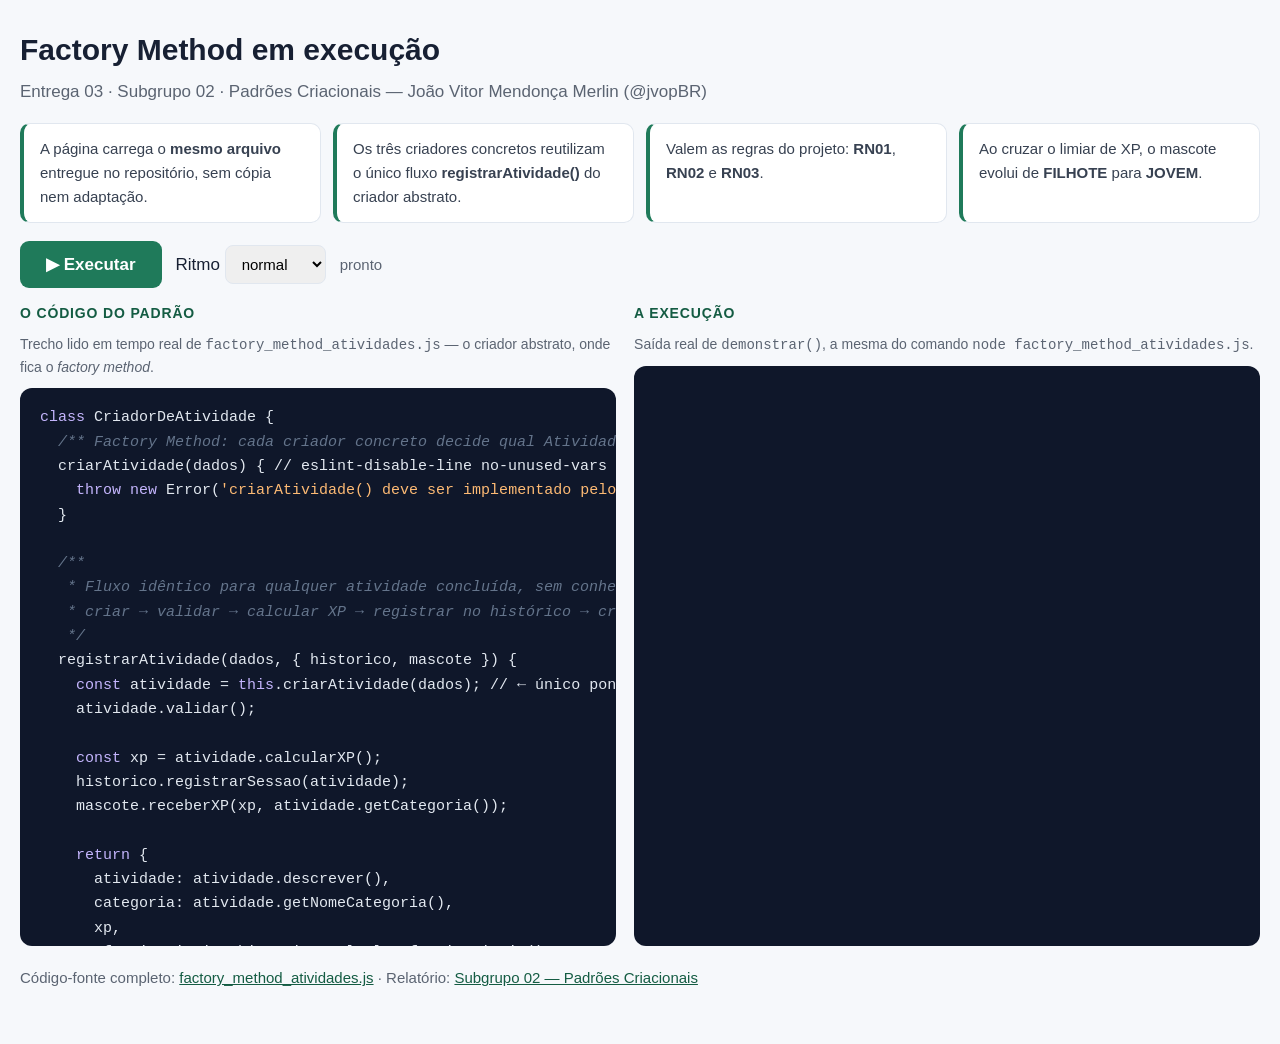
<file: docs/Base/Relatórios/demo_factory_method.html>
<!DOCTYPE html>
<html lang="pt-BR">
<head>
<meta charset="UTF-8">
<meta name="viewport" content="width=device-width, initial-scale=1">
<title>Factory Method em execução — Subgrupo 02</title>
<style>
  :root {
    --fundo: #f6f8fb; --superficie: #ffffff; --texto: #172033; --suave: #5b6472;
    --borda: #e1e7ef; --acento: #1f7a5a; --acento-forte: #145c43;
  }
  * { box-sizing: border-box; }
  body {
    margin: 0; padding: 26px 20px 40px; background: var(--fundo); color: var(--texto);
    font: 17px/1.6 -apple-system, "Segoe UI", Roboto, sans-serif;
  }
  main { max-width: 1500px; margin: 0 auto; }
  header { margin-bottom: 18px; }
  h1 { margin: 0 0 4px; font-size: 30px; }
  .sub { margin: 0; color: var(--suave); font-size: 17px; }

  .provas {
    display: grid; grid-template-columns: repeat(auto-fit, minmax(300px, 1fr)); gap: 12px;
    margin: 18px 0; padding: 0; list-style: none;
  }
  .provas li {
    padding: 13px 16px; border: 1px solid var(--borda); border-left: 4px solid var(--acento);
    border-radius: 10px; background: var(--superficie); font-size: 15px; color: #374151;
  }

  .barra { display: flex; flex-wrap: wrap; align-items: center; gap: 14px; margin: 18px 0 14px; }
  button {
    padding: 13px 26px; border: 0; border-radius: 9px; background: var(--acento);
    color: #fff; cursor: pointer; font-size: 17px; font-weight: 700;
  }
  button:hover { background: var(--acento-forte); }
  button:disabled { background: #9bb3ab; cursor: default; }
  select { padding: 9px 12px; border: 1px solid var(--borda); border-radius: 8px; font-size: 15px; }
  .estado { color: var(--suave); font-size: 15px; }

  .palco { display: grid; grid-template-columns: 1fr; gap: 18px; }
  @media (min-width: 1150px) { .palco { grid-template-columns: minmax(0, 1fr) minmax(0, 1.05fr); } }

  .painel { display: flex; flex-direction: column; min-width: 0; }
  .painel h2 {
    margin: 0 0 8px; font-size: 14px; font-weight: 800; letter-spacing: .06em;
    text-transform: uppercase; color: var(--acento-forte);
  }
  .painel .fonte { margin: 0 0 10px; color: var(--suave); font-size: 14px; }

  pre {
    flex: 1; margin: 0; padding: 18px 20px; border-radius: 12px; overflow: auto;
    background: #0f172a; color: #e2e8f0;
    font: 15px/1.62 ui-monospace, "Cascadia Code", Consolas, monospace;
  }
  #codigo { max-height: 62vh; }
  #codigo .kw { color: #c4b5fd; }
  #codigo .str { color: #fdba74; }
  #codigo .com { color: #64748b; font-style: italic; }
  #codigo .destaque { display: block; background: rgba(250, 204, 21, .16); box-shadow: inset 3px 0 #facc15; }

  #terminal { height: 62vh; white-space: pre-wrap; word-break: break-word; }
  #terminal .cmd { color: #7dd3fc; }
  #terminal .ok { color: #86efac; font-weight: 700; }
  #terminal .err { color: #fca5a5; }
  #terminal .tit { color: #fcd34d; margin-top: 10px; }

  .rodape { margin-top: 20px; color: var(--suave); font-size: 15px; }
  .rodape a { color: var(--acento-forte); }
</style>
</head>
<body>
<main>
  <header>
    <h1>Factory Method em execução</h1>
    <p class="sub">Entrega 03 · Subgrupo 02 · Padrões Criacionais — João Vitor Mendonça Merlin (@jvopBR)</p>
  </header>

  <ul class="provas">
    <li>A página carrega o <strong>mesmo arquivo</strong> entregue no repositório, sem cópia nem adaptação.</li>
    <li>Os três criadores concretos reutilizam o único fluxo <strong>registrarAtividade()</strong> do criador abstrato.</li>
    <li>Valem as regras do projeto: <strong>RN01</strong>, <strong>RN02</strong> e <strong>RN03</strong>.</li>
    <li>Ao cruzar o limiar de XP, o mascote evolui de <strong>FILHOTE</strong> para <strong>JOVEM</strong>.</li>
  </ul>

  <div class="barra">
    <button id="executar" type="button">▶ Executar</button>
    <label>Ritmo
      <select id="ritmo">
        <option value="140">rápido</option>
        <option value="320" selected>normal</option>
        <option value="650">devagar</option>
      </select>
    </label>
    <span class="estado" id="estado">pronto</span>
  </div>

  <div class="palco">
    <section class="painel">
      <h2>O código do padrão</h2>
      <p class="fonte">Trecho lido em tempo real de <code>factory_method_atividades.js</code> — o criador abstrato, onde fica o <em>factory method</em>.</p>
      <pre id="codigo">carregando o arquivo…</pre>
    </section>

    <section class="painel">
      <h2>A execução</h2>
      <p class="fonte">Saída real de <code>demonstrar()</code>, a mesma do comando <code>node factory_method_atividades.js</code>.</p>
      <pre id="terminal"></pre>
    </section>
  </div>

  <p class="rodape">
    Código-fonte completo: <a href="factory_method_atividades.js">factory_method_atividades.js</a> ·
    Relatório: <a href="../../index.html#/Base/Relat%C3%B3rios/1.1.2.SubEquipe_02">Subgrupo 02 — Padrões Criacionais</a>
  </p>
</main>

<script src="factory_method_atividades.js"></script>
<script>
  const terminal = document.getElementById('terminal');
  const painelCodigo = document.getElementById('codigo');
  const botao = document.getElementById('executar');
  const estado = document.getElementById('estado');
  const ritmo = document.getElementById('ritmo');
  const QUEBRA = String.fromCharCode(10);

  /* ---------- painel da esquerda: o código real do criador abstrato ---------- */
  let linhasDoCodigo = [];

  function escapar(t) {
    return t.replace(/[&<>]/g, function (c) { return { '&': '&amp;', '<': '&lt;', '>': '&gt;' }[c]; });
  }

  // Realce linha a linha, em passada única, para nunca reprocessar a marcação gerada.
  function pintarLinha(linha) {
    if (/^\s*(\/\/|\/\*|\*)/.test(linha)) {
      return '<span class="com">' + escapar(linha) + '</span>';
    }
    return escapar(linha).replace(
      /('[^']*'|`[^`]*`)|\b(class|extends|const|let|return|throw|new|function|if|else|try|finally|this)\b/g,
      function (m, str, kw) {
        return str ? '<span class="str">' + str + '</span>' : '<span class="kw">' + kw + '</span>';
      }
    );
  }

  function renderizarCodigo(regexDestaque) {
    painelCodigo.innerHTML = linhasDoCodigo.map(function (linha) {
      const pintada = pintarLinha(linha);
      return regexDestaque && regexDestaque.test(linha)
        ? '<span class="destaque">' + pintada + '</span>'
        : pintada;
    }).join(QUEBRA);
  }

  function destacar(regex) {
    if (linhasDoCodigo.length) renderizarCodigo(regex);
  }

  fetch('factory_method_atividades.js')
    .then(function (r) { return r.text(); })
    .then(function (txt) {
      const i = txt.indexOf('class CriadorDeAtividade');
      const j = txt.indexOf('/* ---', i);
      linhasDoCodigo = (i >= 0 ? txt.slice(i, j > i ? j : undefined) : txt).trimEnd().split(QUEBRA);
      renderizarCodigo(null);
    })
    .catch(function () {
      // Aberta direto do disco (file://), o fetch é bloqueado: usa o código da classe já carregada.
      linhasDoCodigo = CriadorDeAtividade.toString().split(QUEBRA);
      renderizarCodigo(null);
    });

  /* ---------- painel da direita: executa o arquivo entregue ---------- */
  function formatar(args) {
    return args.map(function (a) {
      if (a && typeof a === 'object') {
        return '{ ' + Object.entries(a).map(function (par) {
          return par[0] + ': ' + (typeof par[1] === 'string' ? "'" + par[1] + "'" : par[1]);
        }).join(', ') + ' }';
      }
      return String(a);
    }).join(' ');
  }

  function coletarSaida() {
    const linhas = [];
    const original = console.log;
    console.log = function () { linhas.push(formatar([].slice.call(arguments))); };
    try { demonstrar(); } finally { console.log = original; }
    return linhas;
  }

  function classeDaLinha(linha) {
    if (/^\[\d\]|^===/.test(linha.trim())) return 'tit';
    if (/\[REJEITADO\]/.test(linha)) return 'err';
    if (/\[EVOLUCAO\]/.test(linha)) return 'ok';
    return '';
  }

  window.executarDemo = async function (intervaloMs) {
    const espera = intervaloMs === undefined ? Number(ritmo.value) : intervaloMs;
    botao.disabled = true;
    estado.textContent = 'executando…';
    terminal.innerHTML = '';
    destacar(null);

    const prompt = document.createElement('div');
    prompt.className = 'cmd';
    prompt.textContent = '$ node factory_method_atividades.js';
    terminal.appendChild(prompt);
    if (espera) await new Promise(function (r) { setTimeout(r, espera); });

    const linhas = coletarSaida();
    for (const linha of linhas) {
      const el = document.createElement('div');
      el.className = classeDaLinha(linha);
      el.textContent = linha;
      terminal.appendChild(el);
      terminal.scrollTop = terminal.scrollHeight;

      // acompanha a narração: destaca no código a parte que está agindo
      if (/^\[\d\]/.test(linha.trim())) destacar(/criarAtividade|registrarAtividade/);
      if (/\[REJEITADO\]/.test(linha)) destacar(/validar\(\)/);
      if (/Estado final/.test(linha)) destacar(/receberXP|getCategoria/);

      if (window.aoDesenharQuadro) await window.aoDesenharQuadro();
      if (espera) await new Promise(function (r) { setTimeout(r, espera); });
    }

    const fim = document.createElement('div');
    fim.className = 'ok';
    fim.textContent = QUEBRA + '✔ Execução concluída sem erros — ' + linhas.length + ' linhas de saída.';
    terminal.appendChild(fim);
    terminal.scrollTop = terminal.scrollHeight;
    if (window.aoDesenharQuadro) await window.aoDesenharQuadro();

    estado.textContent = 'concluído';
    botao.disabled = false;
    return linhas.length;
  };

  botao.addEventListener('click', function () { window.executarDemo(); });
</script>
</body>
</html>
</file>
